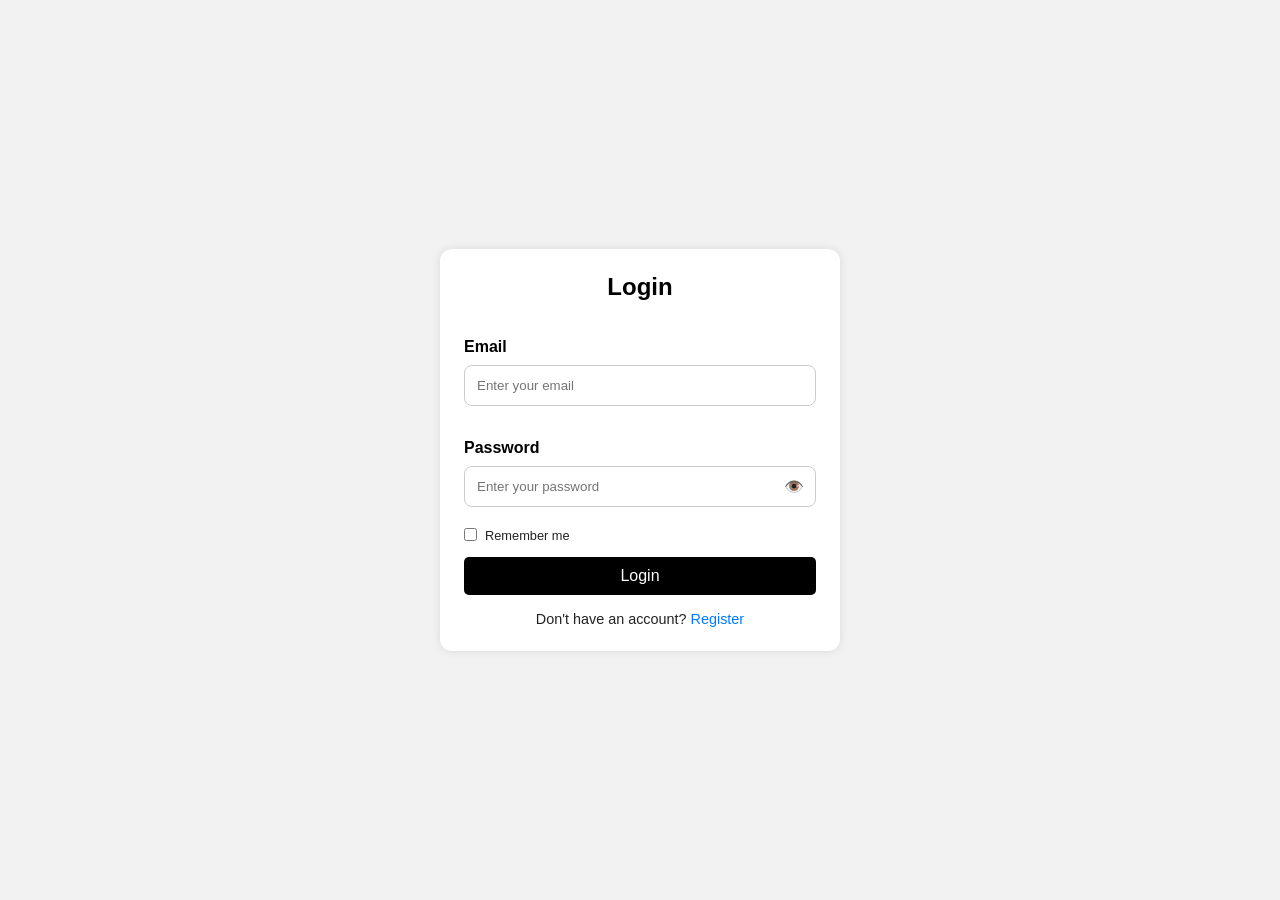
<file: eccomerce_from_scratch/login.html>
<!DOCTYPE html>
<html lang="en">
  <head>
    <meta charset="UTF-8" />
    <meta name="viewport" content="width=device-width, initial-scale=1.0" />
    <title>Document</title>
    <link rel="stylesheet" href="style.css" />
    <style>
      body {
        font-family: Arial, sans-serif;
        background: #f2f2f2;
        display: flex;
        justify-content: center;
        align-items: center;
        height: 100vh;
      }

      .login-container {
        width: 100%;
        max-width: 400px;
        padding: 1.5rem;
        background: white;
        border-radius: 12px;
        box-shadow: 0 0 10px rgba(0, 0, 0, 0.1);
      }
      .login-form h2 {
        text-align: center;
        margin-bottom: 1.5rem;
      }

      .login-form .form-input {
        display: flex;
        gap: 5px;
        flex-direction: column;
      }

      .login-form label {
        margin: 0.8rem 0 0.25rem;
        font-weight: bold;
      }

      .login-form input {
        padding: 0.75rem;
        margin-bottom: 1rem;
        border: 1px solid #ccc;
        border-radius: 8px;
      }

      .login-form button {
        width: 100%;
        cursor: pointer;
        transition: background 0.3s ease;
      }

      .login-form button:hover {
        background-color: #000;
      }

      .register-link {
        text-align: center;
        margin-top: 1rem;
        font-size: 0.9rem;
      }

      .register-link a {
        color: #007bff;
        text-decoration: none;
      }

      .register-link a:hover {
        text-decoration: underline;
      }

      .password-wrapper {
        position: relative;
      }

      .password-wrapper input {
        width: 100%;
        padding-right: 2.5rem;
      }

      .toggle-password {
        position: absolute;
        top: 35%;
        right: 0.75rem;
        transform: translateY(-50%);
        cursor: pointer;
        font-size: 1rem;
      }
      .remember-me {
        display: flex;
        gap: 0.5rem;
        justify-content: start;
      }

      .error-message {
        color: red;
        font-size: 0.8rem;
        margin: -0.5rem 0 0.5rem;
        display: block;
      }
    </style>
  </head>
  <body>
    <div class="login-container">
      <form class="login-form" id="loginForm" novalidate>
        <h2>Login</h2>

        <div class="form-input">
          <label for="email">Email</label>
          <input
            type="email"
            id="email"
            placeholder="Enter your email"
            required
          />
          <small class="error-message" id="emailError"></small>
        </div>
        <div class="form-input">
          <label for="password">Password</label>
          <div class="password-wrapper">
            <input
              type="password"
              id="password"
              placeholder="Enter your password"
              required
            />
            <span class="toggle-password" id="togglePassword">👁️</span>
          </div>
          <small class="error-message" id="passwordError"></small>
        </div>

        <div class="remember-me">
          <input type="checkbox" id="rememberMe" />
          <span>Remember me</span>
        </div>

        <button class="btn" type="submit">Login</button>

        <p class="register-link">
          Don't have an account? <a href="register.html">Register</a>
        </p>
      </form>
    </div>

    <script>
      // redirect if have localstorage user
      // const user =
      //   JSON.parse(localStorage.getItem("user")) ||
      //   JSON.parse(sessionStorage.getItem("user"));
      // if (user) {
      //   // window.location.href = "/";
      // }

      // Toggle show/hide password
      const togglePassword = document.getElementById("togglePassword");
      const passwordInput = document.getElementById("password");

      togglePassword.addEventListener("click", () => {
        const type = passwordInput.type === "password" ? "text" : "password";
        passwordInput.type = type;
        togglePassword.textContent = type === "password" ? "👁️" : "🙈";
      });

      // Form validation
      document
        .getElementById("loginForm")
        .addEventListener("submit", async function (e) {
          e.preventDefault();

          // Get form values
          const email = document.getElementById("email").value.trim();
          const password = document.getElementById("password").value.trim();
          const rememberMe = document.getElementById("rememberMe").checked;

          let isValid = true;

          // Basic validation
          if (!email) {
            document.getElementById("emailError").textContent =
              "Email is required";
            isValid = false;
          } else {
            document.getElementById("emailError").textContent = "";
          }

          if (!password) {
            document.getElementById("passwordError").textContent =
              "Password is required";
            isValid = false;
          } else {
            document.getElementById("passwordError").textContent = "";
          }

          if (!isValid) return;

          // store user data in localstorage
          //   if (response.ok) {
          const user = {
            email: email,
          };

          if (rememberMe) {
            localStorage.setItem("user", JSON.stringify(user));
          } else {
            sessionStorage.setItem("user", JSON.stringify(user));
          }
          alert("Login successful!");
          const params = new URLSearchParams(window.location.search);
          const redirectPath = params.get("redirect") || "index.html";

          // Redirect to originally intended page or home
          window.location.href = redirectPath;

          // window.location.href = "/";
          //   }

          // API request
          //   try {
          //     const response = await fetch("/api/login", {
          //       method: "POST",
          //       headers: {
          //         "Content-Type": "application/json",
          //       },
          //       body: JSON.stringify({ email, password }),
          //     });

          //     const result = await response.json();

          //     if (response.ok) {
          //       // Success: store token/session
          //       if (rememberMe) {
          //         localStorage.setItem("authToken", result.token); // or sessionStorage
          //       } else {
          //         sessionStorage.setItem("authToken", result.token);
          //       }

          //       alert("Login successful!");
          //       window.location.href = "/dashboard"; // redirect after login
          //     } else {
          //       alert(result.message || "Login failed.");
          //     }
          //   } catch (error) {
          //     console.error("Login error:", error);
          //     alert("Something went wrong. Please try again later.");
          //   }
        });
    </script>
  </body>
</html>
</file>
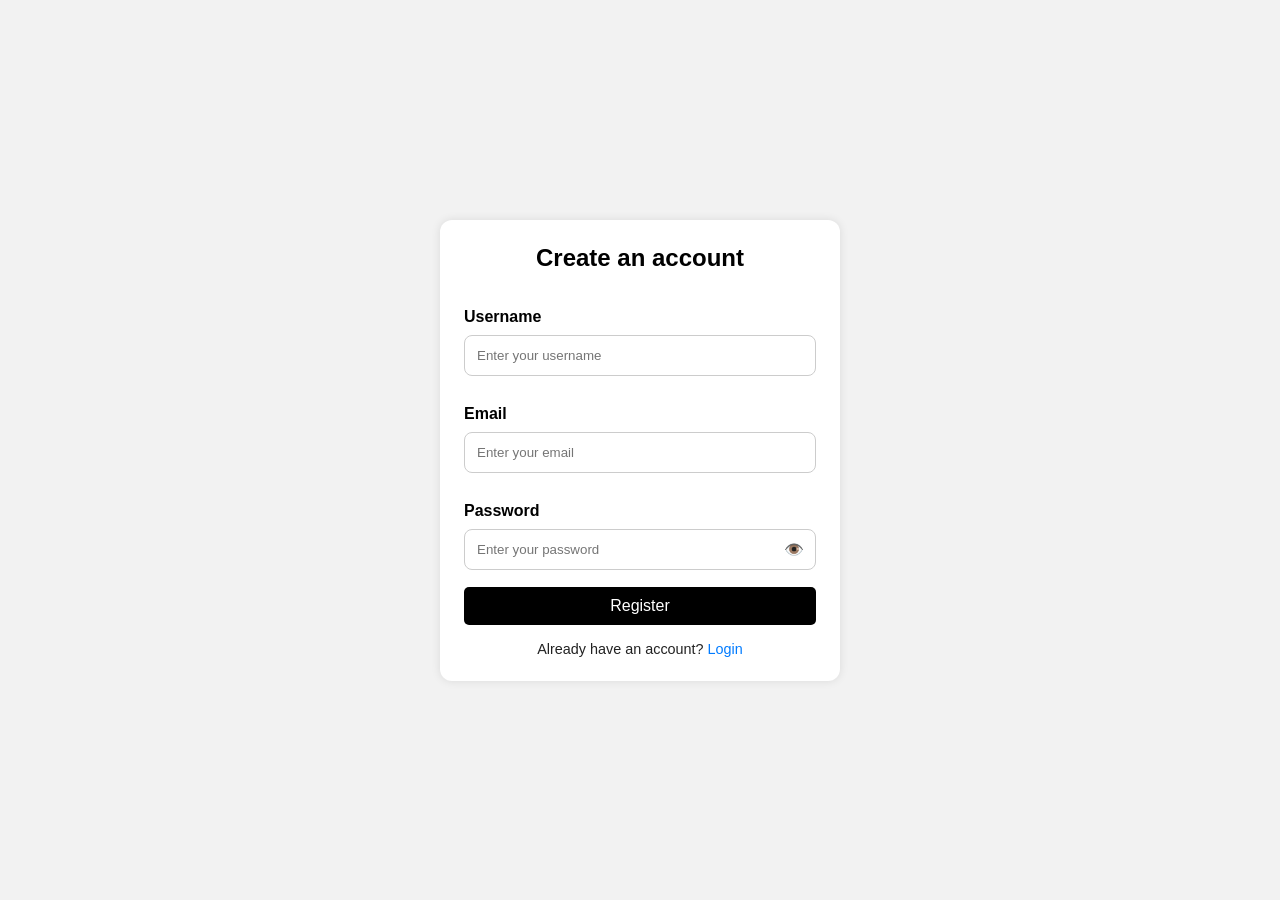
<file: eccomerce_from_scratch/register.html>
<!DOCTYPE html>
<html lang="en">
  <head>
    <meta charset="UTF-8" />
    <meta name="viewport" content="width=device-width, initial-scale=1.0" />
    <title>Document</title>
    <link rel="stylesheet" href="style.css" />
    <style>
      body {
        font-family: Arial, sans-serif;
        background: #f2f2f2;
        display: flex;
        justify-content: center;
        align-items: center;
        height: 100vh;
      }

      .login-container {
        width: 100%;
        max-width: 400px;
        padding: 1.5rem;
        background: white;
        border-radius: 12px;
        box-shadow: 0 0 10px rgba(0, 0, 0, 0.1);
      }
      .login-form h2 {
        text-align: center;
        margin-bottom: 1.5rem;
      }

      .login-form .form-input {
        display: flex;
        gap: 5px;
        flex-direction: column;
      }

      .login-form label {
        margin: 0.8rem 0 0.25rem;
        font-weight: bold;
      }

      .login-form input {
        padding: 0.75rem;
        margin-bottom: 1rem;
        border: 1px solid #ccc;
        border-radius: 8px;
      }

      .login-form button {
        width: 100%;
        cursor: pointer;
        transition: background 0.3s ease;
      }

      .login-form button:hover {
        background-color: #000;
      }

      .register-link {
        text-align: center;
        margin-top: 1rem;
        font-size: 0.9rem;
      }

      .register-link a {
        color: #007bff;
        text-decoration: none;
      }

      .register-link a:hover {
        text-decoration: underline;
      }

      .password-wrapper {
        position: relative;
      }

      .password-wrapper input {
        width: 100%;
        padding-right: 2.5rem;
      }

      .toggle-password {
        position: absolute;
        top: 35%;
        right: 0.75rem;
        transform: translateY(-50%);
        cursor: pointer;
        font-size: 1rem;
      }
      .remember-me {
        display: flex;
        gap: 0.5rem;
        justify-content: start;
      }

      .error-message {
        color: red;
        font-size: 0.8rem;
        margin: -0.8rem 0 0.5rem;
        display: block;
      }
    </style>
  </head>
  <body>
    <div class="login-container">
      <form class="login-form" id="registerForm" novalidate>
        <h2>Create an account</h2>

        <div class="form-input">
          <label for="username">Username</label>
          <input
            type="text"
            id="username"
            placeholder="Enter your username"
            required
          />
          <small class="error-message" id="usernameError"></small>
        </div>
        <div class="form-input">
          <label for="email">Email</label>
          <input
            type="email"
            id="email"
            placeholder="Enter your email"
            required
          />
          <small class="error-message" id="emailError"></small>
        </div>
        <div class="form-input">
          <label for="password">Password</label>
          <div class="password-wrapper">
            <input
              type="password"
              id="password"
              placeholder="Enter your password"
              required
            />
            <span class="toggle-password" id="togglePassword">👁️</span>
          </div>
          <small class="error-message" id="passwordError"></small>
        </div>

        <button class="btn" type="submit">Register</button>

        <p class="register-link">
          Already have an account? <a href="login.html">Login</a>
        </p>
      </form>
    </div>

    <script>
      // redirect if have localstorage user
      // const user =
      //   JSON.parse(localStorage.getItem("user")) ||
      //   JSON.parse(sessionStorage.getItem("user"));
      // if (user?.email) {
      //   window.location.href = "/";
      // }

      // Toggle show/hide password
      const togglePassword = document.getElementById("togglePassword");
      const passwordInput = document.getElementById("password");

      togglePassword.addEventListener("click", () => {
        const type = passwordInput.type === "password" ? "text" : "password";
        passwordInput.type = type;
        togglePassword.textContent = type === "password" ? "👁️" : "🙈";
      });

      // Form validation
      // save user data in localstorage
      document
        .getElementById("registerForm")
        .addEventListener("submit", async function (e) {
          e.preventDefault();

          // Get form values
          const username = document.getElementById("username").value.trim();
          const email = document.getElementById("email").value.trim();
          const password = document.getElementById("password").value.trim();

          let isValid = true;

          // Basic validation
          if (!username) {
            document.getElementById("usernameError").textContent =
              "Username is required";
            isValid = false;
          } else {
            document.getElementById("usernameError").textContent = "";
          }
          if (!email) {
            document.getElementById("emailError").textContent =
              "Email is required";
            isValid = false;
          } else {
            document.getElementById("emailError").textContent = "";
          }

          if (!password) {
            document.getElementById("passwordError").textContent =
              "Password is required";
            isValid = false;
          } else {
            document.getElementById("passwordError").textContent = "";
          }

          if (!isValid) return;

          // store user data in localstorage
          const user = {
            email: email,
          };
          if (user) {
            localStorage.setItem("user", JSON.stringify(user));
            alert("Register successful!");
            window.location.href = "/";
            // const params = new URLSearchParams(window.location.search);
            // const redirectPath = params.get("redirect") || "/";
            // // Redirect to originally intended page or home
            // window.location.href = redirectPath;
          }

          // alert("Register successful!");
          // window.location.href = "/";
        });
    </script>
  </body>
</html>
</file>
<file: eccomerce_from_scratch/style.css>
* {
  box-sizing: border-box;
  margin: 0;
  padding: 0;
}

body {
  font-family: "Segoe UI", sans-serif;
}

.container {
  padding: 2rem;
  margin: 0 auto;
}

.btn {
  background-color: black;
  color: white;
  font-size: 1rem;
  border: none;
  cursor: pointer;
  padding: 10px 20px;
  border-radius: 5px;
}
a {
  text-decoration: none;
  color: white;
}
li {
  list-style: none;
}
h1 {
  font-size: 1.6rem;
}
h2 {
  font-size: 1.5rem;
}

h3 {
  font-size: 1.2rem;
}
p {
  font-size: 1rem;
  color: #222;
}
span {
  font-size: 0.8rem;
  color: #222;
}

.authBtn {
  padding: 8px 10px;
}
/* navbar start*/

nav {
  display: flex;
  justify-content: space-between;
  align-items: center;
  padding: 1rem;
  position: sticky;
  top: 0;
  z-index: 999;
  background-color: white;
  box-shadow: 0 2px 5px rgba(0, 0, 0, 0.1);
}

.logo {
  display: flex;
  align-items: center;
  gap: 10px;
}

.logo a {
  display: flex;
  align-items: center;
  gap: 10px;
  text-decoration: none;
}

.logo-img {
  height: 60px;
  width: auto;
  object-fit: contain;
}

.logo-text {
  font-size: 1.3rem;
  font-weight: bold;
  color: #333;
  white-space: nowrap;
}

.nav-links {
  display: flex;
  gap: 2rem;
}

.nav-links a {
  text-decoration: none;
  color: #555;
  font-weight: 500;
}

.auth-icon {
  display: flex;
  gap: 10px;
  align-items: center;
}

.icons {
  display: flex;
  gap: 10px;
}

.cart-icon {
  position: relative;
  display: inline-block;
}

.cart-count {
  position: absolute;
  top: -8px;
  right: -10px;
  background: red;
  color: white;
  font-size: 12px;
  padding: 2px 6px;
  border-radius: 50%;
  font-weight: bold;
}

.menu-toggle {
  display: none;
  font-size: 1.5rem;
  cursor: pointer;
}

.user-menu-container {
  position: relative;
  display: inline-block;
}

.user-avatar {
  background: none;
  border: none;
  cursor: pointer;
  padding: 0;
  border-radius: 50%;
  overflow: hidden;
}

.user-avatar img {
  width: 40px;
  height: 40px;
  border-radius: 50%;
  object-fit: cover;
}

.user-dropdown {
  position: absolute;
  top: 50px;
  right: 0;
  background-color: #fff;
  min-width: 150px;
  box-shadow: 0 4px 10px rgba(0, 0, 0, 0.1);
  border-radius: 8px;
  z-index: 100;
  display: flex;
  flex-direction: column;
}

.user-dropdown button,
.user-dropdown a {
  padding: 10px 15px;
  text-decoration: none;
  background-color: #f0f0f0;
  color: #333;
  font-size: 14px;
  transition: background 0.2s;
  border-radius: 0;
  text-align: center;
}

.user-dropdown button:hover,
.user-dropdown a:hover {
  background-color: #000;
  color: white;
}

.hidden {
  display: none;
}

/* navbar end*/

/* carousal  */

.carousel {
  position: relative;
  max-width: 100%;
  overflow: hidden;
  height: 100%;
}

.slides-wrapper {
  width: 100%;
  overflow: hidden;
}

.slides {
  display: flex;
  width: 100%;
  transition: transform 0.5s ease-in-out;
}

.slide {
  position: relative;
  width: 100%;
  flex-shrink: 0;
}

.slide img {
  width: 100%;
  display: block;
}

.slide-content {
  position: absolute;
  top: 50%;
  left: 50%;
  transform: translate(-50%, -50%);
  color: white;
  text-align: center;
  background: rgba(0, 0, 0, 0.5);
  padding: 30px;
  border-radius: 10px;
  width: 80%;
  max-width: 600px;
}

.slide-content h2 {
  font-size: 2.5rem;
  margin-bottom: 10px;
}

.slide-content p {
  font-size: 1.2rem;
  margin-bottom: 20px;
  color: white;
}

.slide-content .slide-btn {
  padding: 12px 24px;
  font-size: 1rem;
  background: #28a745;
  color: #fff;
  border: none;
  border-radius: 5px;
  cursor: pointer;
  transition: background 0.3s;
}

.slide-content .slide-btn:hover {
  background: #218838;
}

/* hoem priducts and filter buttons*/
.filter-buttons {
  display: flex;
  flex-wrap: nowrap;
  justify-content: center;
  overflow-x: auto;
  padding: 10px 50px;
  gap: 12px;
  margin: 30px 0 40px;
  scroll-behavior: smooth;
  -webkit-overflow-scrolling: touch;
}

.filter-buttons::-webkit-scrollbar {
  display: none;
}

.filter-btn {
  flex: 0 0 auto;
  white-space: nowrap;
  background-color: #f1f1f1;
  color: #333;
  border: none;
  padding: 10px 20px;
  border-radius: 30px;
  font-size: 1rem;
  cursor: pointer;
  transition: all 0.3s ease;
  box-shadow: 0 2px 5px rgba(0, 0, 0, 0.06);
  text-transform: capitalize;
}

.filter-btn:hover {
  background-color: #111;
  color: #fff;
  transform: translateY(-1px);
}

.filter-btn.active {
  background-color: #111;
  color: #fff;
  font-weight: bold;
  box-shadow: 0 3px 10px rgba(0, 123, 255, 0.3);
}

.product-grid {
  display: grid;
  grid-template-columns: repeat(auto-fit, minmax(220px, 1fr));
  gap: 20px;
}

.product-card {
  border: 1px solid #ddd;
  border-radius: 8px;
  padding: 12px;
  text-align: center;
  transition: box-shadow 0.2s ease;
  background: #fff;
  transition: all 0.3s;
  max-width: 280px;
}

.product-card:hover {
  transform: scale(1.02);
}

.product-card img {
  max-width: 100%;
  border-radius: 6px;
  height: 180px;
  object-fit: contain;
  margin-bottom: 10px;
}

.product-grid .product-card h3 {
  margin: 10px 0 5px;
}

.product-grid .product-card p {
  color: #333;
}

.product-card button {
  margin-top: 0.5rem;
  padding: 0.5rem 1rem;
  color: #fff;
  background: #28a745;
  border: none;
  cursor: pointer;
  border-radius: 4px;
}
.product-card button a {
  color: #fff;
  text-decoration: none;
}
.product-card button:hover {
  background: #218838;
}

/* home banner start*/
.home-banner {
  position: relative;
  height: 100vh;
  overflow: hidden;
  display: flex;
  align-items: center;
  justify-content: center;
  text-align: center;
  color: #fff;
  padding: 2rem;
}

.home-banner video {
  position: absolute;
  top: 0;
  left: 0;
  width: 100%;
  height: 100%;
  object-fit: cover;
  z-index: -1;
  filter: brightness(0.4);
}
.home-banner-content {
  z-index: 2;
  padding: 2rem;
  animation: fadeInUp 1s ease forwards;
}

.home-banner-content .banner {
  display: flex;
  align-items: center;
  justify-content: center;
  text-align: center;
  gap: 10px;
  padding: 2rem;
  background: #f7f7f7;
  width: 100%;
}

.home-banner-content .banner .banner-text h1 {
  font-size: 3rem;
  margin-bottom: 1rem;
  color: #222;
  animation: fadeInUp 1s ease forwards;
}

.home-banner-content .banner .banner-text p {
  font-size: 1rem;
  margin-bottom: 2rem;
  color: #666;
  animation: fadeInUp 1s ease forwards;
  animation-delay: 0.4s;
}

.home-banner-content .banner .banner-text a {
  padding: 0.8rem 1.6rem;
  background-color: #fff;
  color: #111;
  text-decoration: none;
  border-radius: 30px;
  font-weight: bold;
  transition: background-color 0.3s ease;
  animation: fadeInUp 1s ease forwards;
  animation-delay: 0.8s;
}

.home-banner-content .banner .banner-text a:hover {
  background-color: #f0f0f0;
}

@keyframes fadeInUp {
  from {
    opacity: 0;
    transform: translateY(20px);
  }
  to {
    opacity: 1;
    transform: translateY(0);
  }
}

.banner-img {
  width: 100%;
  max-width: 500px;
  margin-bottom: 2rem;
}

.banner-img img {
  width: 100%;
  border-radius: 10px;
  object-fit: cover;
}

/* footer  */

.site-footer {
  background-color: #fff;
  border-top: 1px solid #111;
  color: #111;
  font-family: sans-serif;
}

.footer-content {
  display: grid;
  grid-template-columns: repeat(auto-fit, minmax(200px, 1fr));
  gap: 30px;
  max-width: 1200px;
  margin: 0 auto;
}

.footer-column h4 {
  font-size: 1.2rem;
  margin-bottom: 15px;
}

.footer-column p,
.footer-column a {
  color: #111;
}

.footer-column a:hover {
  color: #111;
}

.footer-column li {
  margin-bottom: 10px;
}

.social-icons a {
  display: inline-block;
  margin-right: 10px;
  color: #111;
  font-size: 1.2rem;
  transition: color 0.3s;
}

.social-icons a:hover {
  color: #218838;
}

/* Contact Page Styles */
.contact-container {
  max-width: 1000px;
  margin: 50px auto;
  padding: 50px;
  background-color: #f9f9f9;
  border-radius: 8px;
}

.contact-container h1 {
  text-align: center;
  margin-bottom: 20px;
  color: #111;
}

.contact-container > p {
  text-align: center;
  margin-bottom: 40px;
  color: #666;
  font-size: 1.1rem;
}

.contact-form {
  display: flex;
  flex-direction: column;
  margin-bottom: 50px;
}

.form-group {
  margin-bottom: 20px;
}

.form-group label {
  display: block;
  margin-bottom: 8px;
  font-weight: bold;
  color: #111;
}

.form-group input,
.form-group textarea {
  width: 100%;
  padding: 12px;
  border: 1px solid #ddd;
  border-radius: 5px;
  font-family: inherit;
  font-size: 1rem;
}

.form-group input:focus,
.form-group textarea:focus {
  outline: none;
  border-color: #000;
  box-shadow: 0 0 5px rgba(0, 0, 0, 0.2);
}

.submit-btn {
  background-color: #000;
  color: white;
  padding: 12px 30px;
  border: none;
  border-radius: 5px;
  font-size: 1rem;
  cursor: pointer;
  transition: background-color 0.3s;
  align-self: flex-start;
}

.submit-btn:hover {
  background-color: #333;
}

.contact-info {
  display: grid;
  grid-template-columns: repeat(auto-fit, minmax(250px, 1fr));
  gap: 30px;
  margin-top: 40px;
}

.contact-info h2 {
  grid-column: 1 / -1;
  text-align: center;
  color: #111;
  margin-bottom: 20px;
}

.info-box {
  background-color: white;
  padding: 20px;
  border-radius: 8px;
  box-shadow: 0 2px 5px rgba(0, 0, 0, 0.1);
  text-align: center;
}

.info-box h3 {
  color: #111;
  margin-bottom: 10px;
  display: flex;
  align-items: center;
  justify-content: center;
  gap: 10px;
}

.info-box p {
  color: #666;
  margin: 0;
}
}

.footer-bottom {
  text-align: center;
  border-top: 1px solid #444;
  margin-top: 30px;
  padding-top: 15px;
  font-size: 0.85rem;
}

@media (max-width: 768px) {
  h1 {
    font-size: 1.2rem;
  }
  /* nav start*/
  nav {
    padding: 0.75rem 0.5rem;
    flex-wrap: wrap;
  }

  .logo {
    gap: 8px;
    min-width: auto;
  }

  .logo a {
    gap: 8px;
  }

  .logo-img {
    height: 50px;
    width: auto;
  }

  .logo-text {
    font-size: 1rem;
    white-space: nowrap;
  }

  .nav-links {
    display: none;
    flex-direction: column;
    position: absolute;
    top: 100%;
    left: 0;
    width: 100%;
    background-color: #fff;
    padding: 1rem 2rem;
    box-shadow: 0 4px 8px rgba(0, 0, 0, 0.1);
    z-index: 1000;
  }

  .nav-links.active {
    display: flex;
  }

  .menu-toggle {
    display: block;
  }
  /* navbar end*/

  /* carousal  */
  .slide-content {
    padding: 20px;
  }

  .slide-content h2 {
    font-size: 1.5rem;
  }

  .slide-content p {
    font-size: 1rem;
  }

  .slide-content .slide-btn {
    padding: 10px 20px;
    font-size: 0.9rem;
  }

  /* home banner start*/
  .home-banner .banner {
    flex-direction: column-reverse;
    text-align: left;
  }

  .home-banner .banner-text {
    flex: 1;
    padding-right: 2rem;
  }

  .home-banner .banner-img {
    flex: 1;
    margin-bottom: 0;
  }

  .home-banner-content h1 {
    font-size: 2rem;
  }
  .home-banner-content p {
    font-size: 1rem;
  }
  /* home banner end*/

  /* Product Grid */
  #productGrid {
    grid-template-columns: repeat(auto-fill, minmax(150px, 1fr));
    gap: 1rem;
  }

  .product-card {
    padding: 10px;
  }

  .product-card h3 {
    font-size: 0.9rem;
  }

  .product-card p {
    font-size: 0.85rem;
  }

  /* Filter buttons */
  #filterButtons {
    flex-wrap: wrap;
    gap: 8px;
  }

  .filter-btn {
    padding: 8px 12px;
    font-size: 0.85rem;
  }

  /* Contact form */
  .contact-container {
    margin: 30px auto;
    padding: 20px;
  }

  .info-box {
    padding: 15px;
  }

  .error-content h1 {
    font-size: 4rem;
  }
}

/* Extra Small Phones (320px - 480px) */
@media (max-width: 480px) {
  * {
    font-size: 14px;
  }

  body {
    font-size: 13px;
  }

  nav {
    padding: 0.5rem;
    gap: 5px;
  }

  .logo {
    gap: 5px;
    flex-shrink: 0;
  }

  .logo a {
    gap: 5px;
  }

  .logo-img {
    height: 45px;
    width: auto;
  }

  .logo-text {
    font-size: 0.85rem;
    white-space: nowrap;
    font-weight: bold;
  }

  .nav-links {
    padding: 1rem 1rem;
    gap: 0;
  }

  .nav-links a {
    display: block;
    padding: 10px 0;
    border-bottom: 1px solid #eee;
  }

  .auth-icon {
    gap: 5px;
    flex-wrap: wrap;
  }

  .authBtn {
    padding: 6px 8px;
    font-size: 0.8rem;
  }

  h1 {
    font-size: 1.1rem;
  }

  h2 {
    font-size: 1rem;
  }

  h3 {
    font-size: 0.95rem;
  }

  .btn {
    padding: 8px 12px;
    font-size: 0.85rem;
  }

  /* Carousel */
  .slides-wrapper {
    height: 200px;
  }

  .slide-content {
    padding: 15px;
  }

  .slide-content h2 {
    font-size: 1.1rem;
  }

  .slide-content p {
    font-size: 0.8rem;
  }

  .slide-btn {
    padding: 8px 15px;
    font-size: 0.8rem;
  }

  /* Product Grid */
  #productGrid {
    grid-template-columns: repeat(auto-fill, minmax(120px, 1fr));
    gap: 8px;
    padding: 10px;
  }

  .product-card {
    padding: 8px;
  }

  .product-card img {
    width: 100%;
    height: 120px;
    object-fit: cover;
  }

  .product-card h3 {
    font-size: 0.8rem;
    margin: 5px 0;
  }

  .product-card p {
    font-size: 0.75rem;
  }

  .product-card button {
    padding: 6px 10px;
    font-size: 0.75rem;
    margin-top: 5px;
  }

  /* Filter buttons */
  #filterButtons {
    flex-wrap: wrap;
    gap: 5px;
    padding: 10px;
  }

  .filter-btn {
    padding: 6px 10px;
    font-size: 0.75rem;
  }

  /* Cart page */
  .cart-table {
    font-size: 0.8rem;
  }

  .cart-table img {
    max-width: 50px;
  }

  .cart-summary {
    padding: 15px;
  }

  /* Contact form */
  .contact-container {
    margin: 20px 10px;
    padding: 15px;
  }

  .contact-container h1 {
    font-size: 1.3rem;
  }

  .form-group input,
  .form-group textarea {
    padding: 10px;
    font-size: 14px;
  }

  .submit-btn {
    padding: 10px 20px;
    font-size: 0.85rem;
  }

  .contact-info {
    grid-template-columns: 1fr;
    gap: 20px;
  }

  .info-box {
    padding: 15px;
  }

  /* Error page */
  .error-content h1 {
    font-size: 3rem;
  }

  .error-content h2 {
    font-size: 1.3rem;
  }

  .error-actions {
    flex-direction: column;
  }

  .error-actions .btn {
    width: 100%;
    text-align: center;
  }

  /* Login/Register */
  .login-container,
  .register-container {
    margin: 20px 10px;
    padding: 15px;
  }

  .form-group label {
    font-size: 0.9rem;
  }

  .form-group input {
    padding: 8px;
    font-size: 14px;
  }

  /* Footer */
  footer {
    padding: 20px 10px;
  }

  .footer-content {
    grid-template-columns: 1fr;
    gap: 20px;
  }
}

/* Small Tablets & Large Phones (481px - 768px) */
@media (max-width: 768px) and (min-width: 481px) {
  nav {
    padding: 0.75rem;
  }

  .logo {
    gap: 8px;
  }

  .logo a {
    gap: 8px;
  }

  .logo-img {
    height: 55px;
    width: auto;
  }

  .logo-text {
    font-size: 1.1rem;
    white-space: nowrap;
  }

  h1 {
    font-size: 1.4rem;
  }

  h2 {
    font-size: 1.2rem;
  }

  .authBtn {
    padding: 8px 10px;
    font-size: 0.9rem;
  }

  /* Product Grid */
  #productGrid {
    grid-template-columns: repeat(auto-fill, minmax(140px, 1fr));
    gap: 1rem;
    padding: 15px;
  }

  .product-card {
    padding: 10px;
  }

  /* Contact form */
  .contact-container {
    max-width: 90%;
  }

  .contact-info {
    grid-template-columns: repeat(2, 1fr);
  }
}

/* Tablets (769px - 1024px) */
@media (min-width: 769px) and (max-width: 1024px) {
  nav {
    padding: 1rem 1.5rem;
  }

  .logo {
    gap: 10px;
  }

  .logo a {
    gap: 10px;
  }

  .logo-img {
    height: 60px;
    width: auto;
  }

  .logo-text {
    font-size: 1.2rem;
  }

  .nav-links {
    gap: 1.5rem;
  }

  /* Product Grid */
  #productGrid {
    grid-template-columns: repeat(auto-fill, minmax(180px, 1fr));
    gap: 1.5rem;
    padding: 20px;
  }

  /* Cart page */
  .cart-container {
    padding: 20px 15px;
  }

  .contact-info {
    grid-template-columns: repeat(2, 1fr);
    gap: 25px;
  }

  /* Forms */
  .login-container,
  .register-container {
    max-width: 90%;
  }
}

/* Large Screens (1025px and above) */
@media (min-width: 1025px) {
  nav {
    padding: 1.5rem 2rem;
  }

  .logo {
    gap: 10px;
  }

  .logo a {
    gap: 10px;
  }

  .logo-img {
    height: 60px;
    width: auto;
  }

  .logo-text {
    font-size: 1.3rem;
  }

  .nav-links {
    gap: 2.5rem;
  }

  /* Product Grid */
  #productGrid {
    grid-template-columns: repeat(auto-fill, minmax(220px, 1fr));
    gap: 2rem;
    padding: 30px;
  }

  .product-card {
    padding: 15px;
  }

  .contact-info {
    grid-template-columns: repeat(3, 1fr);
    gap: 30px;
  }

  .contact-container {
    max-width: 900px;
  }

  /* Forms */
  .login-container,
  .register-container {
    max-width: 400px;
  }
}

/* ============= PROMOTIONAL BANNER ============= */
#promo-banner {
  width: 100%;
}

.promo-banner {
  display: flex;
  align-items: center;
  justify-content: center;
  gap: 15px;
  padding: 15px 20px;
  color: white;
  font-weight: 500;
  font-size: 1rem;
  animation: slideDown 0.5s ease-in-out;
}

.promo-banner i {
  font-size: 1.2rem;
}

.promo-close {
  background: none;
  border: none;
  color: white;
  font-size: 1.5rem;
  cursor: pointer;
  margin-left: auto;
  transition: transform 0.2s;
}

.promo-close:hover {
  transform: scale(1.2);
}

@keyframes slideDown {
  from {
    transform: translateY(-100%);
    opacity: 0;
  }
  to {
    transform: translateY(0);
    opacity: 1;
  }
}

/* ============= TESTIMONIALS SECTION ============= */
.testimonials-section {
  padding: 60px 20px;
  background-color: #f9f9f9;
  margin: 40px 0;
}

.testimonials-section h2 {
  text-align: center;
  margin-bottom: 10px;
  font-size: 2.5rem;
  color: #111;
}

.section-subtitle {
  text-align: center;
  color: #666;
  margin-bottom: 40px;
  font-size: 1.1rem;
}

.testimonials-wrapper {
  display: flex;
  align-items: center;
  gap: 20px;
  max-width: 1000px;
  margin: 0 auto;
}

.testimonials-container {
  flex: 1;
  display: flex;
  overflow: hidden;
  min-height: 300px;
}

.testimonial-card {
  position: absolute;
  opacity: 0;
  transition: opacity 0.5s ease-in-out;
  width: 100%;
  padding: 40px;
  background: white;
  border-radius: 10px;
  box-shadow: 0 4px 12px rgba(0, 0, 0, 0.1);
}

.testimonial-card.active {
  position: relative;
  opacity: 1;
}

.testimonial-card .stars {
  font-size: 1.2rem;
  margin-bottom: 15px;
  color: #ffc107;
}

.testimonial-text {
  font-size: 1rem;
  color: #555;
  margin-bottom: 20px;
  line-height: 1.6;
  font-style: italic;
}

.testimonial-author {
  display: flex;
  align-items: center;
  gap: 15px;
}

.author-avatar {
  width: 50px;
  height: 50px;
  border-radius: 50%;
  object-fit: cover;
}

.testimonial-author h4 {
  margin: 0;
  color: #111;
  font-size: 1rem;
}

.author-product {
  margin: 0;
  color: #999;
  font-size: 0.85rem;
}

.testimonial-nav-btn {
  background-color: #111;
  color: white;
  border: none;
  width: 50px;
  height: 50px;
  border-radius: 50%;
  cursor: pointer;
  transition: background-color 0.3s, transform 0.2s;
  flex-shrink: 0;
}

.testimonial-nav-btn:hover {
  background-color: #333;
  transform: scale(1.1);
}

/* ============= NEWSLETTER SECTION ============= */
.newsletter-section {
  background: linear-gradient(135deg, #667eea 0%, #764ba2 100%);
  padding: 60px 20px;
  text-align: center;
  color: white;
  margin: 40px 0;
}

.newsletter-section h2 {
  font-size: 2.2rem;
  margin-bottom: 15px;
  color: white;
}

.newsletter-section p {
  font-size: 1.1rem;
  margin-bottom: 30px;
  color: rgba(255, 255, 255, 0.9);
}

.newsletter-form {
  display: flex;
  gap: 10px;
  max-width: 500px;
  margin: 0 auto;
  flex-wrap: wrap;
  justify-content: center;
}

.newsletter-form input {
  flex: 1;
  min-width: 250px;
  padding: 15px 20px;
  border: none;
  border-radius: 5px;
  font-size: 1rem;
  outline: none;
}

.newsletter-btn {
  padding: 15px 30px !important;
  background-color: white !important;
  color: #667eea !important;
  font-weight: bold;
  border-radius: 5px !important;
  cursor: pointer;
  transition: transform 0.2s, box-shadow 0.2s;
}

.newsletter-btn:hover {
  transform: translateY(-2px);
  box-shadow: 0 5px 15px rgba(0, 0, 0, 0.3);
}

/* ============= FLASH SALE TIMER ============= */
.flash-sale-banner {
  background-color: #ff6b6b;
  color: white;
  padding: 20px;
  text-align: center;
  border-radius: 10px;
  margin-bottom: 30px;
}

.flash-sale-banner h3 {
  margin: 0 0 10px 0;
  font-size: 1.8rem;
}

.timer-display {
  display: flex;
  justify-content: center;
  gap: 10px;
  font-size: 2rem;
  font-weight: bold;
  margin: 15px 0;
}

.timer-value {
  background-color: rgba(0, 0, 0, 0.2);
  padding: 10px 15px;
  border-radius: 5px;
  min-width: 60px;
}

.timer-label {
  font-size: 0.8rem;
  margin-top: 10px;
}

/* ============= PRODUCT IMAGE GALLERY & ZOOM ============= */
.image-wrapper {
  position: relative;
  display: inline-block;
  width: 100%;
  max-width: 400px;
}

.zoom-btn {
  position: absolute;
  bottom: 10px;
  right: 10px;
  background-color: rgba(0, 0, 0, 0.7);
  color: white;
  border: none;
  width: 45px;
  height: 45px;
  border-radius: 50%;
  cursor: pointer;
  display: flex;
  align-items: center;
  justify-content: center;
  transition: background-color 0.3s, transform 0.2s;
  font-size: 1.2rem;
}

.zoom-btn:hover {
  background-color: rgba(0, 0, 0, 0.9);
  transform: scale(1.1);
}

.zoom-modal {
  display: none;
  position: fixed;
  z-index: 2000;
  left: 0;
  top: 0;
  width: 100%;
  height: 100%;
  background-color: rgba(0, 0, 0, 0.9);
  justify-content: center;
  align-items: center;
  overflow: hidden;
}

.zoomed-image {
  max-width: 90%;
  max-height: 90%;
  object-fit: contain;
  cursor: zoom-in;
  transition: transform 0.2s ease-in-out;
}

.close-zoom {
  position: absolute;
  top: 20px;
  right: 40px;
  font-size: 2.5rem;
  font-weight: bold;
  color: white;
  background: none;
  border: none;
  cursor: pointer;
  transition: color 0.2s;
}

.close-zoom:hover {
  color: #ddd;
}

/* Responsive for testimonials and newsletter */
@media (max-width: 768px) {
  .testimonials-section h2 {
    font-size: 1.8rem;
  }

  .testimonial-card {
    padding: 25px;
  }

  .testimonials-wrapper {
    flex-direction: column;
  }

  .testimonial-nav-btn {
    width: 40px;
    height: 40px;
    font-size: 1rem;
  }

  .newsletter-section h2 {
    font-size: 1.5rem;
  }

  .newsletter-form {
    flex-direction: column;
  }

  .newsletter-form input,
  .newsletter-btn {
    width: 100% !important;
  }

  .timer-display {
    font-size: 1.5rem;
  }

  .timer-value {
    padding: 8px 12px;
    min-width: 50px;
  }
}

@media (max-width: 480px) {
  .testimonials-section {
    padding: 40px 15px;
  }

  .testimonials-section h2 {
    font-size: 1.5rem;
  }

  .section-subtitle {
    font-size: 0.95rem;
  }

  .testimonial-card {
    padding: 20px;
  }

  .testimonial-text {
    font-size: 0.9rem;
  }

  .newsletter-section {
    padding: 40px 15px;
  }

  .newsletter-section h2 {
    font-size: 1.3rem;
  }

  .newsletter-section p {
    font-size: 0.95rem;
  }

  .promo-banner {
    padding: 12px 15px;
    font-size: 0.9rem;
    gap: 10px;
  }

  .promo-banner i {
    font-size: 1rem;
  }

  .close-zoom {
    right: 20px;
    top: 15px;
    font-size: 2rem;
  }
}
</file>
